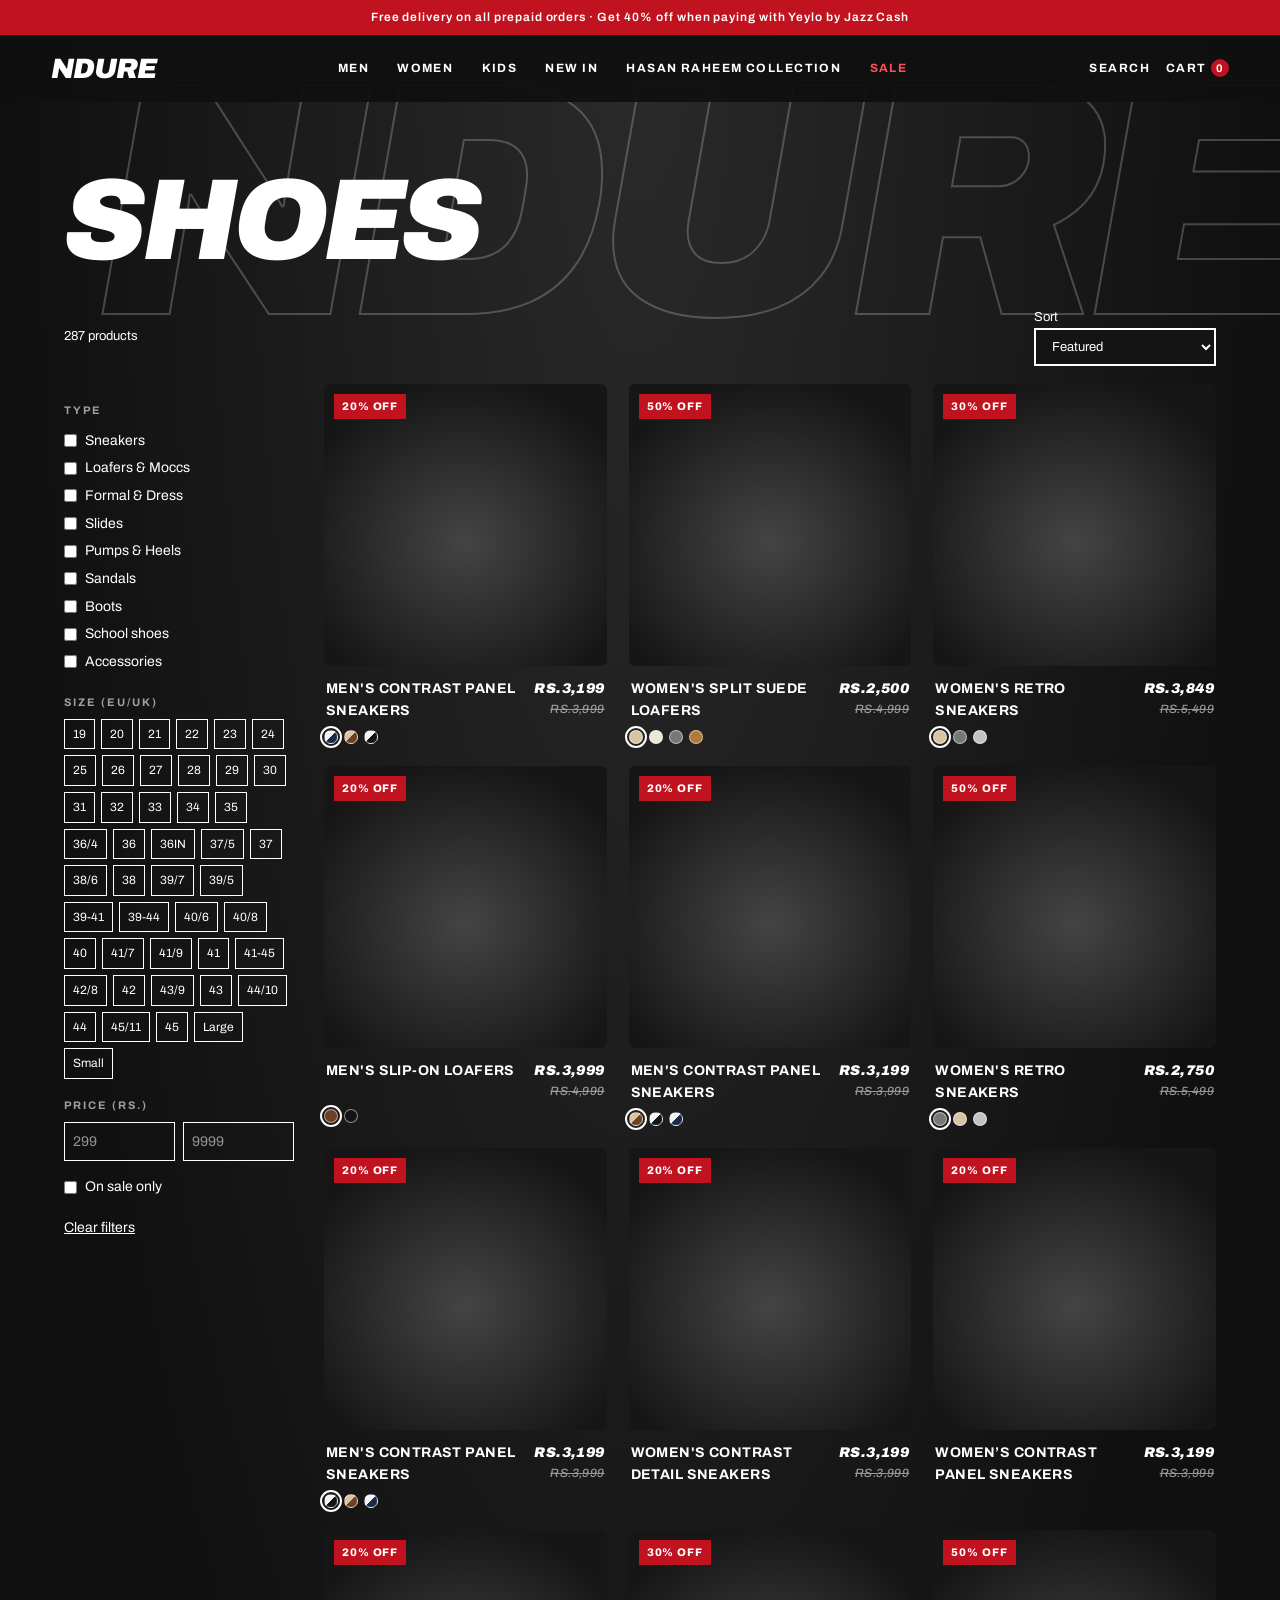
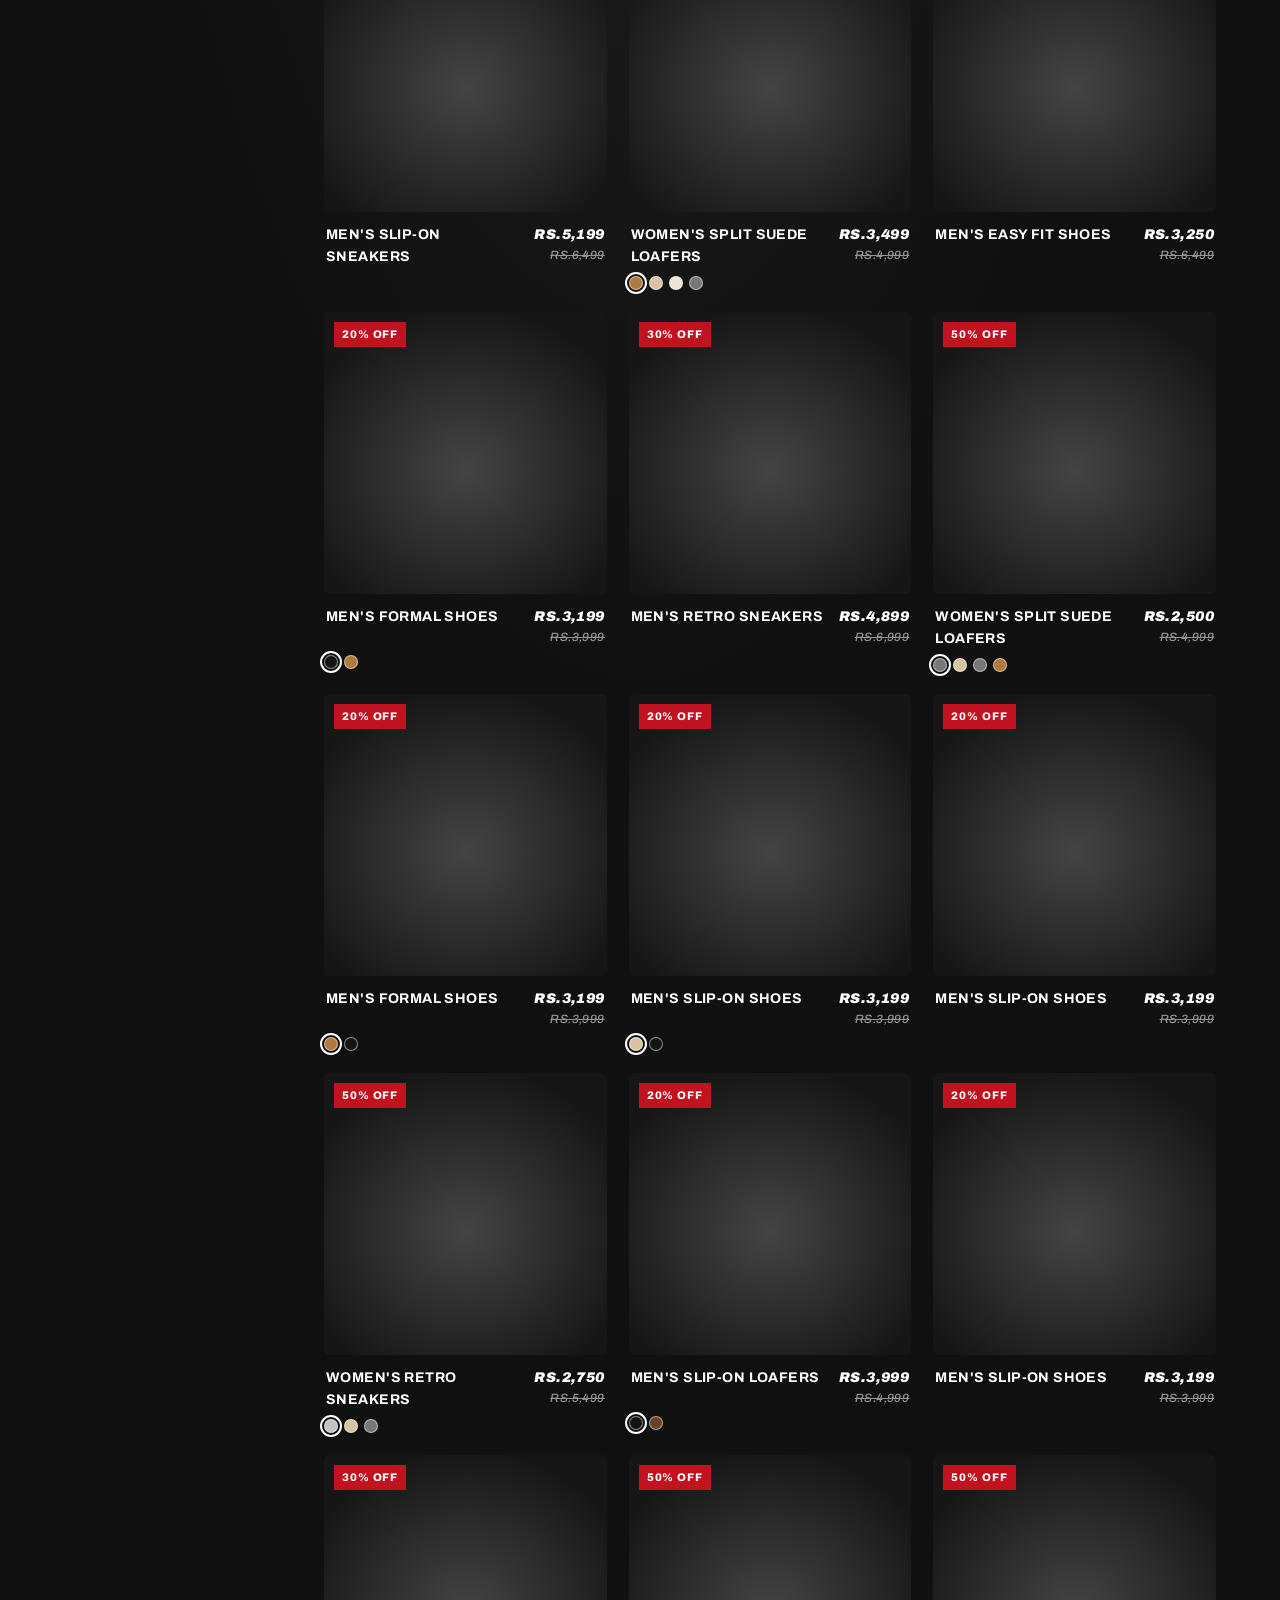
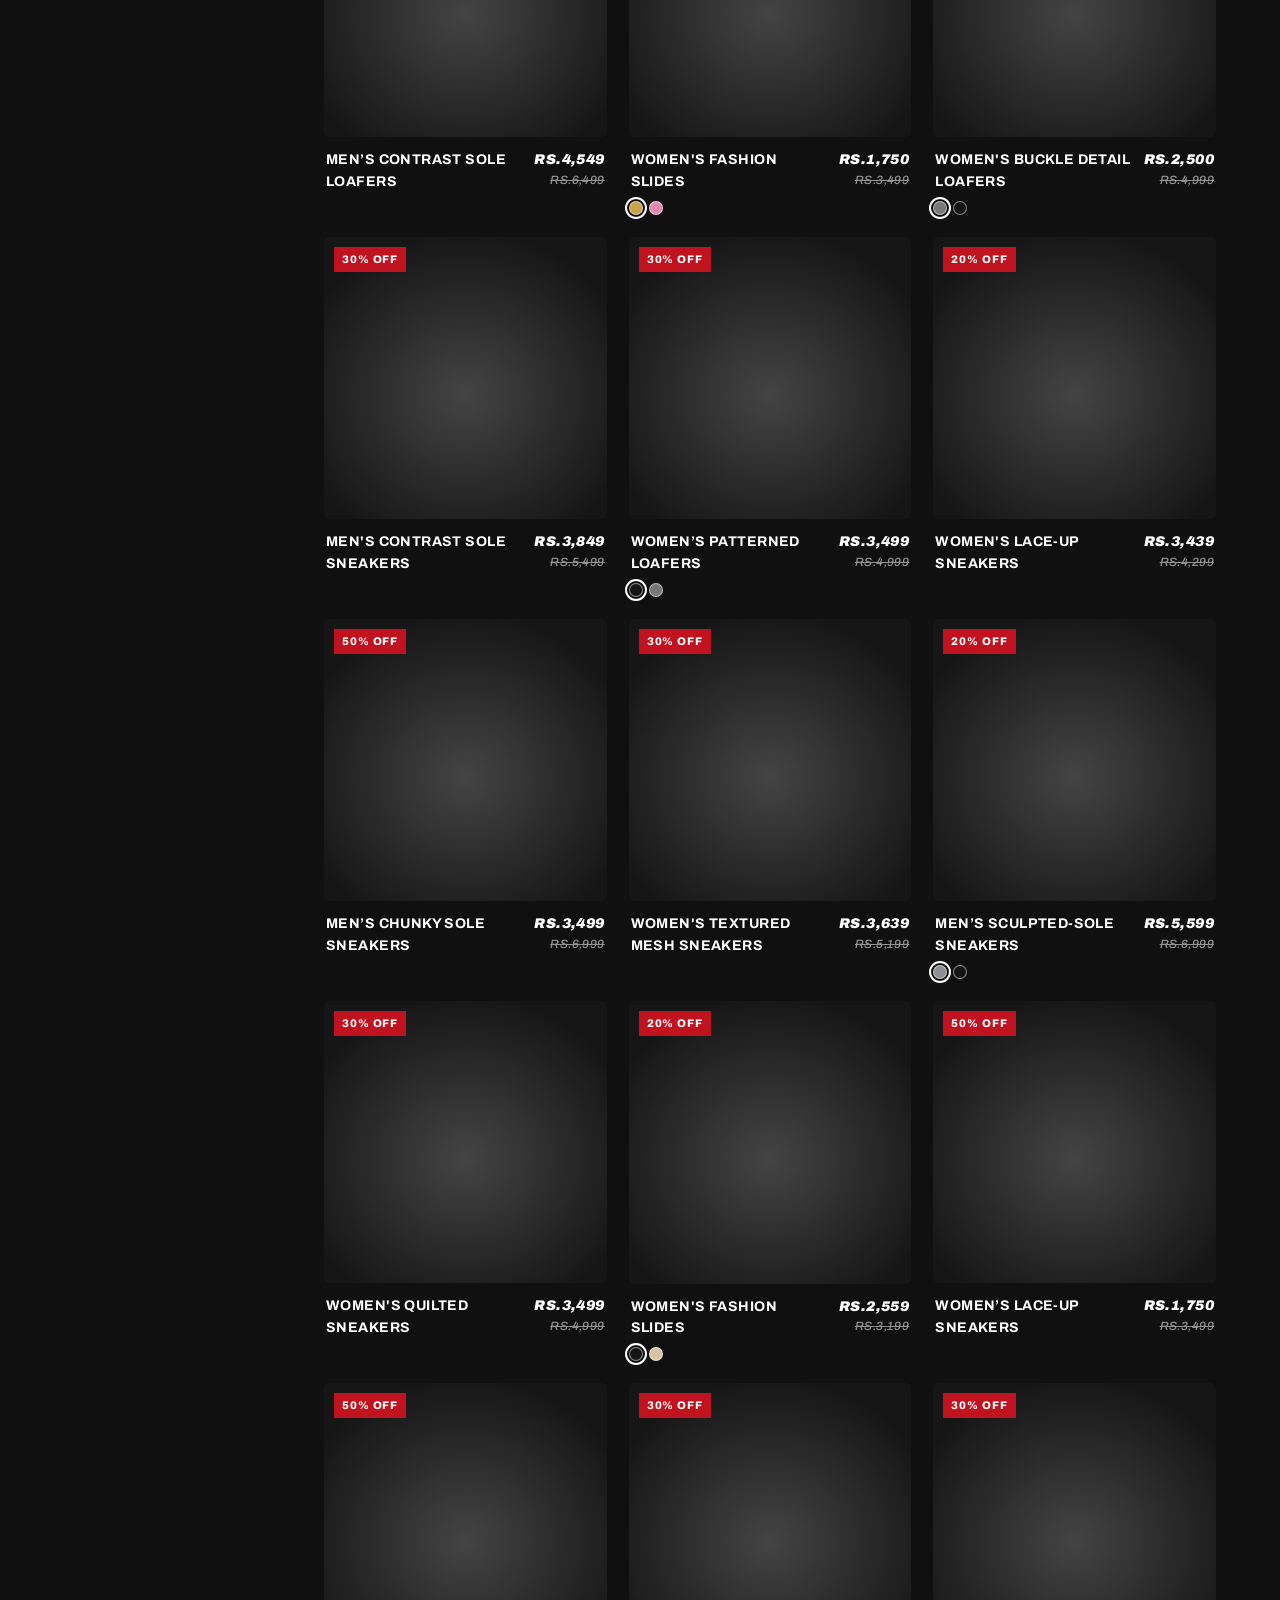
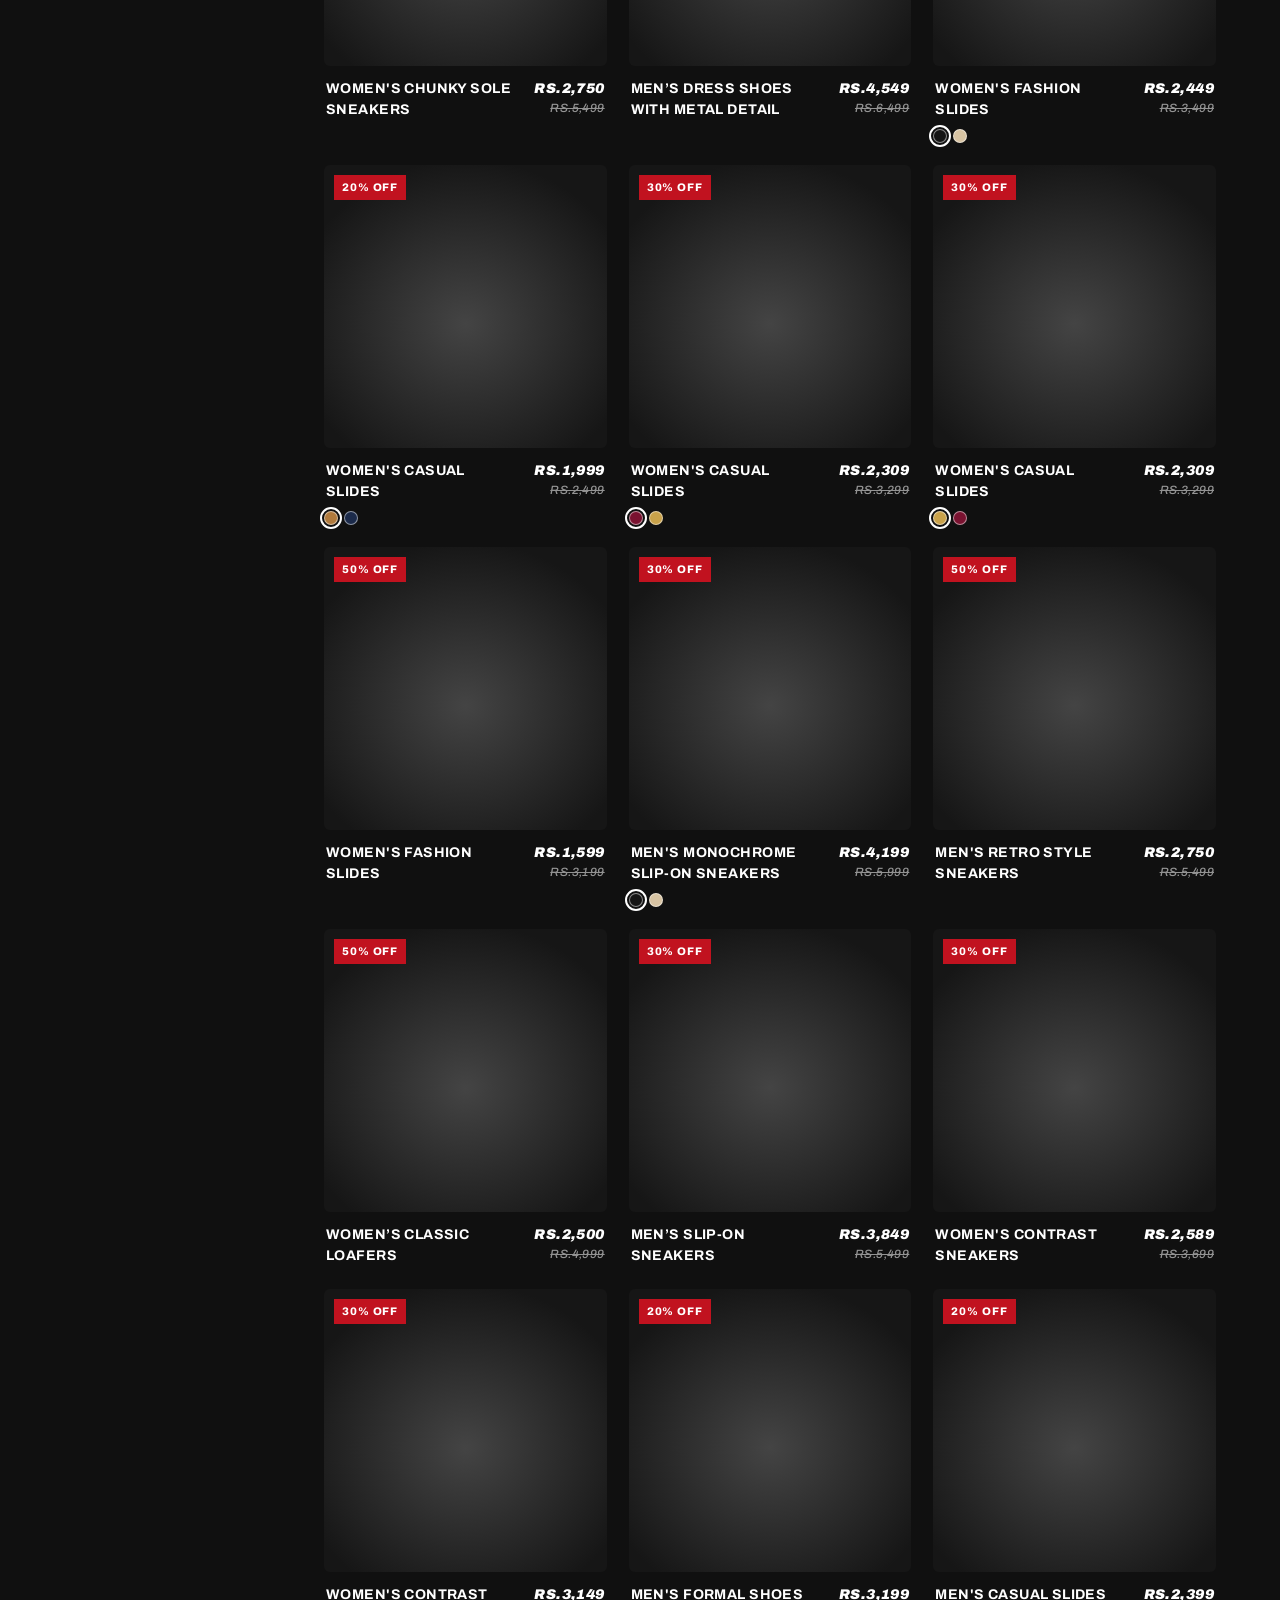
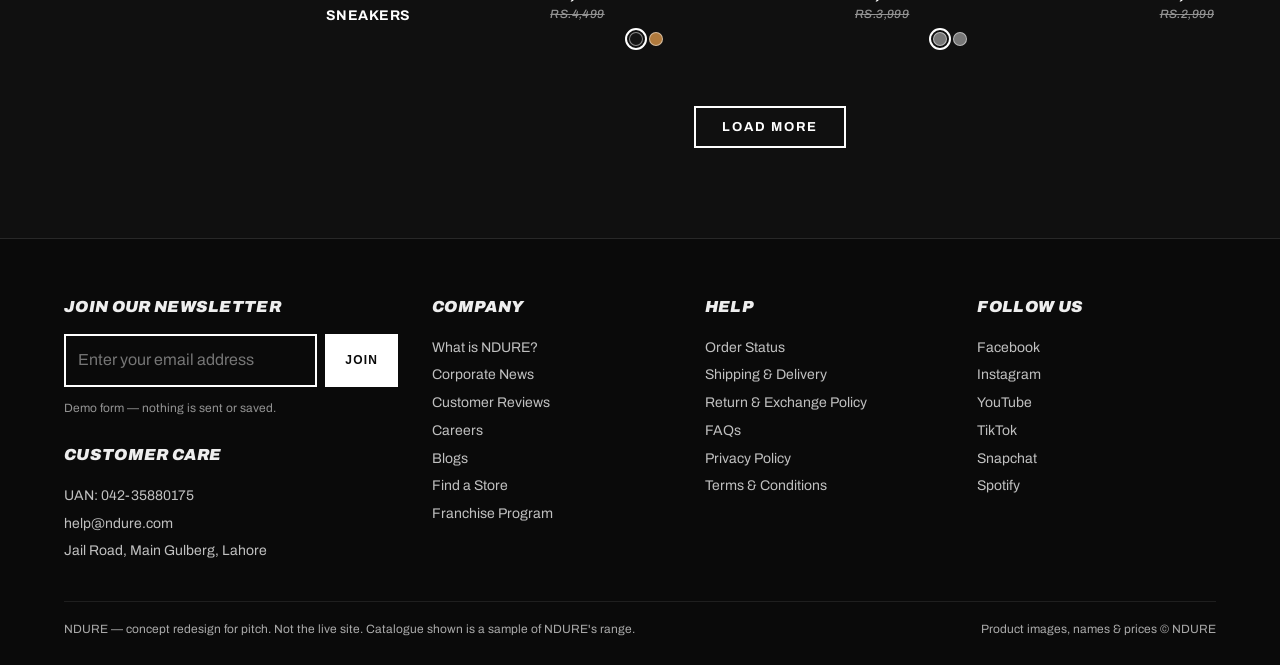
<file: collection.html>
<!doctype html>
<html lang="en"><head>
<meta charset="utf-8"><meta name="robots" content="noindex,nofollow"><meta name="viewport" content="width=device-width,initial-scale=1">
<title>Shop — NDURE</title>
<link rel="preconnect" href="https://fonts.googleapis.com"><link rel="preconnect" href="https://fonts.gstatic.com" crossorigin>
<link href="https://fonts.googleapis.com/css2?family=Archivo:ital,wght@0,400;0,600;0,700;0,800;0,900;1,800;1,900&display=swap" rel="stylesheet">
<link rel="stylesheet" href="style.css?v=5"><link rel="stylesheet" href="inner.css?v=5"><link rel="stylesheet" href="site.css?v=5">
</head><body class="inner-page">
<div id="site-header"></div>
<main class="ip">
 <div class="wm" id="wm" aria-hidden="true">NDURE</div>
 <h1 id="h1">Shoes</h1>
 <p class="lead" id="lead"></p>
 <div class="tb"><span id="cnt">…</span><span><button class="btn fbtn" id="fbtn" style="padding:8px 16px">Filters</button> <label>Sort <select id="sort"><option value="">Featured</option><option value="">Best selling</option><option value="az">Alphabetically, A-Z</option><option value="za">Alphabetically, Z-A</option><option value="lo">Price, low to high</option><option value="hi">Price, high to low</option><option value="new">Date, new to old</option><option value="old">Date, old to new</option></select></label></span></div>
 <div class="listing"><aside class="fl" id="fl"></aside><div><div class="pgrid" id="grid"></div><button class="btn more" id="more" style="display:none">Load more</button></div></div>
</main>
<div id="site-footer"></div>
<script src="site.js?v=5"></script><script src="shop.js?v=5"></script>
</body></html>
</file>
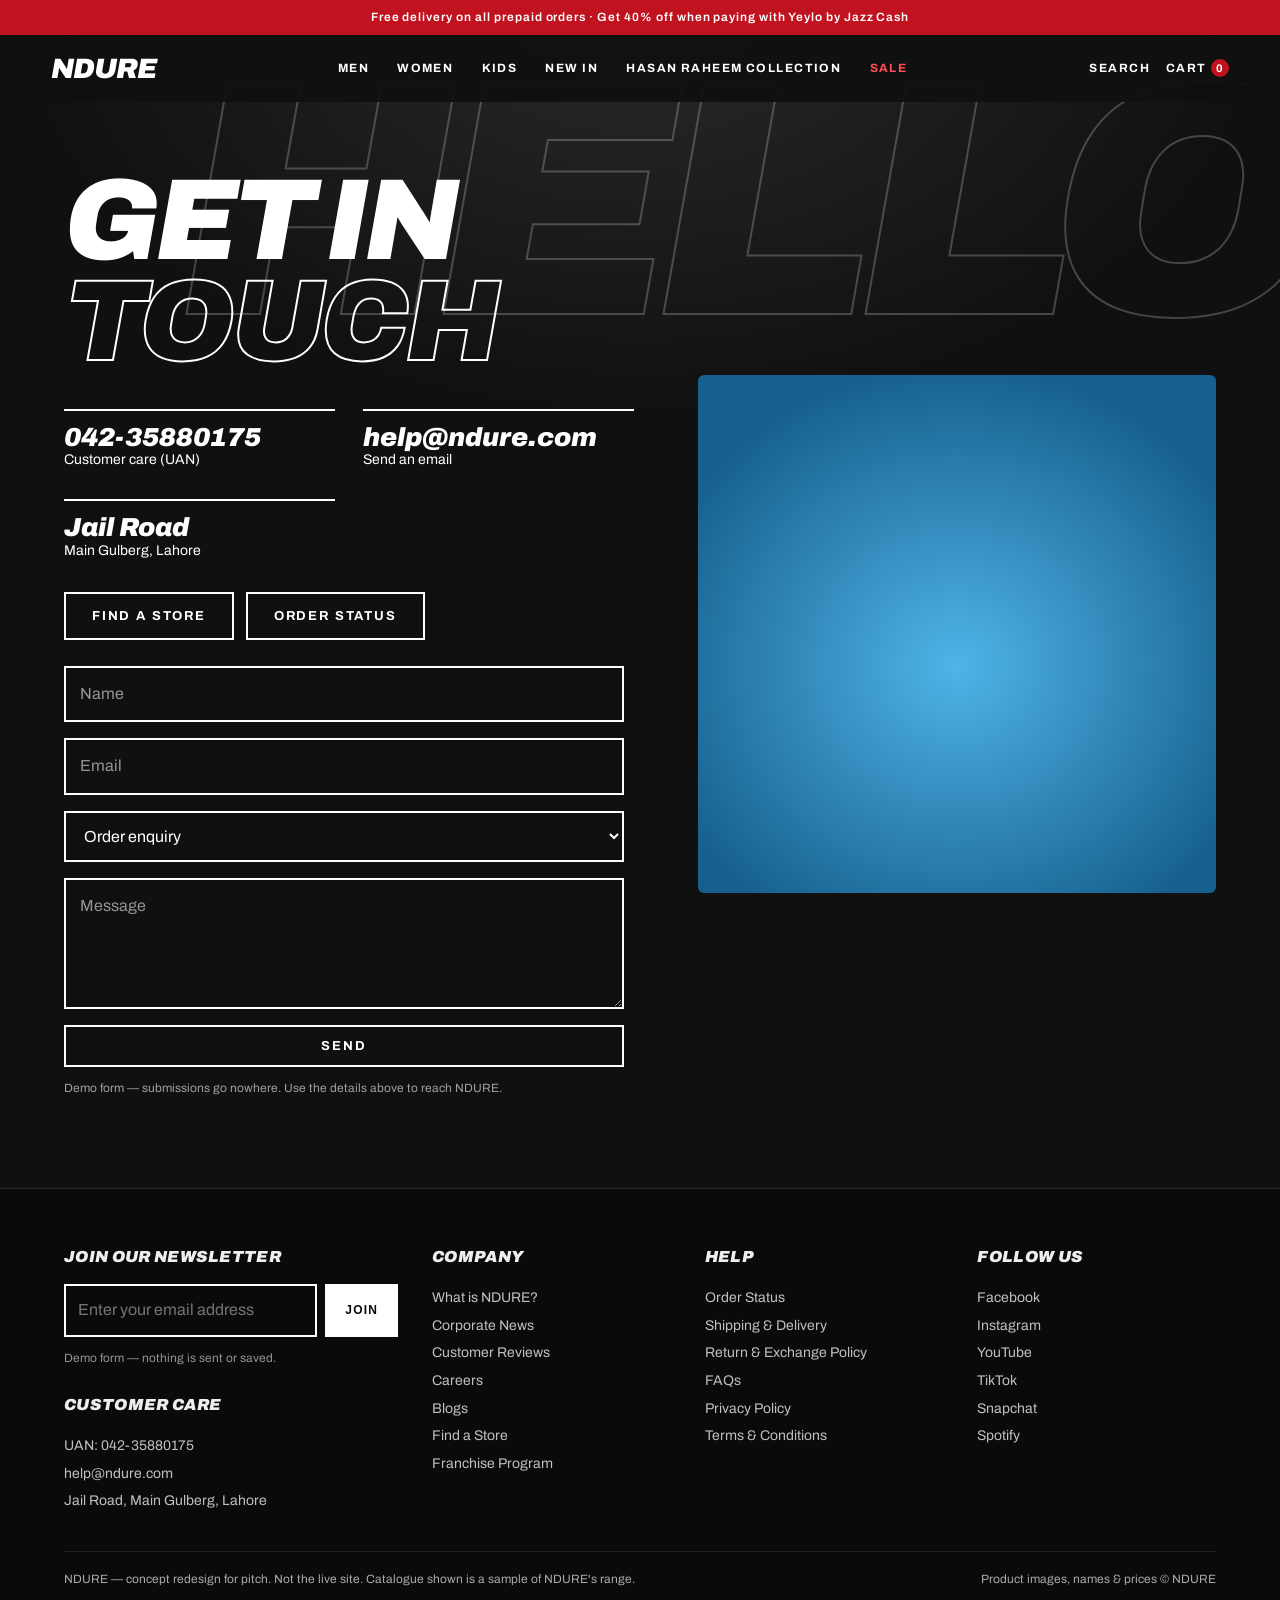
<file: contact.html>
<!doctype html>
<html lang="en"><head>
<meta charset="utf-8"><meta name="robots" content="noindex,nofollow"><meta name="viewport" content="width=device-width,initial-scale=1">
<title>Contact — NDURE</title>
<link rel="preconnect" href="https://fonts.googleapis.com"><link rel="preconnect" href="https://fonts.gstatic.com" crossorigin>
<link href="https://fonts.googleapis.com/css2?family=Archivo:ital,wght@0,400;0,600;0,700;0,800;0,900;1,800;1,900&display=swap" rel="stylesheet">
<link rel="stylesheet" href="style.css?v=5"><link rel="stylesheet" href="inner.css?v=5"><link rel="stylesheet" href="site.css?v=5">
</head><body class="inner-page">
<div id="site-header"></div>
<main class="ip">
 <div class="wm" aria-hidden="true">HELLO</div>
 <div class="two">
  <div>
   <h1>Get in<br><em>touch</em></h1>
   <div class="stats" style="margin:0 0 30px">
    <div class="stat"><b style="font-size:26px;letter-spacing:0">042-35880175</b>Customer care (UAN)</div>
    <div class="stat"><b style="font-size:26px;letter-spacing:0">help@ndure.com</b>Send an email</div>
    <div class="stat"><b style="font-size:26px;letter-spacing:0">Jail Road</b>Main Gulberg, Lahore</div>
   </div>
   <p style="margin-bottom:26px;display:flex;gap:12px;flex-wrap:wrap"><a class="btn" href="https://www.ndure.com/pages/find-a-store" target="_blank" rel="noopener">Find a store</a><a class="btn" href="https://www.ndure.com/pages/order-status" target="_blank" rel="noopener">Order status</a></p>
   <form onsubmit="event.preventDefault();this.querySelector('button').textContent='Demo only — not sent'">
    <input placeholder="Name" required aria-label="Name"><input type="email" placeholder="Email" required aria-label="Email">
    <select aria-label="Topic"><option>Order enquiry</option><option>Sizing help</option><option>Returns &amp; exchange</option><option>Franchise program</option></select>
    <textarea rows="4" placeholder="Message" aria-label="Message"></textarea><button class="btn">Send</button>
   </form>
   <p class="note">Demo form — submissions go nowhere. Use the details above to reach NDURE.</p>
  </div>
  <div class="tile bigtile" style="--tb:#16608f;--tg:#4fb4e6" data-f="5_9ba86217-02d8-4232-bae9-d2126df79e72.jpg" data-alt="Women's mesh slip-on sneaker in blue" data-w="900"></div>
 </div>
</main>
<div id="site-footer"></div>
<script src="site.js?v=5"></script><script>NS.watchAll(document)</script>
</body></html>
</file>
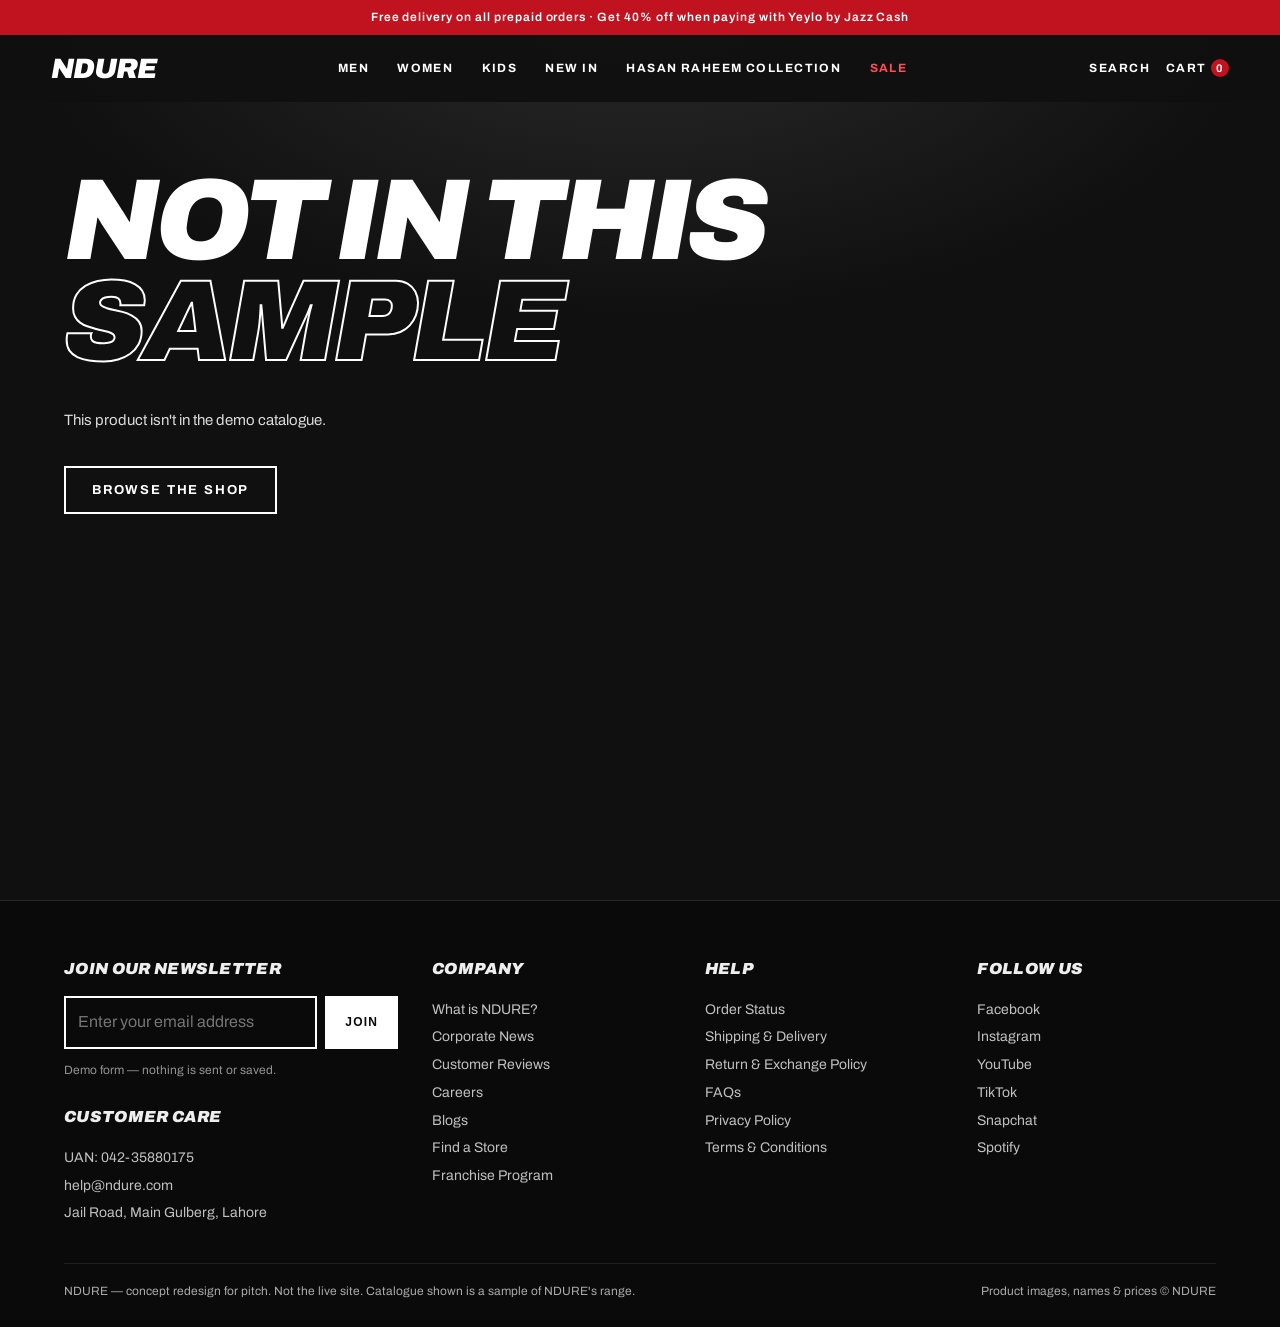
<file: product.html>
<!doctype html>
<html lang="en"><head>
<meta charset="utf-8"><meta name="robots" content="noindex,nofollow"><meta name="viewport" content="width=device-width,initial-scale=1">
<title>Product — NDURE</title>
<link rel="preconnect" href="https://fonts.googleapis.com"><link rel="preconnect" href="https://fonts.gstatic.com" crossorigin>
<link href="https://fonts.googleapis.com/css2?family=Archivo:ital,wght@0,400;0,600;0,700;0,800;0,900;1,800;1,900&display=swap" rel="stylesheet">
<link rel="stylesheet" href="style.css?v=5"><link rel="stylesheet" href="inner.css?v=5"><link rel="stylesheet" href="site.css?v=5">
</head><body class="inner-page">
<div id="site-header"></div>
<main class="ip" id="pdp"><p>Loading…</p></main>
<div id="site-footer"></div>
<script src="site.js?v=5"></script><script src="product.js?v=5"></script>
</body></html>
</file>
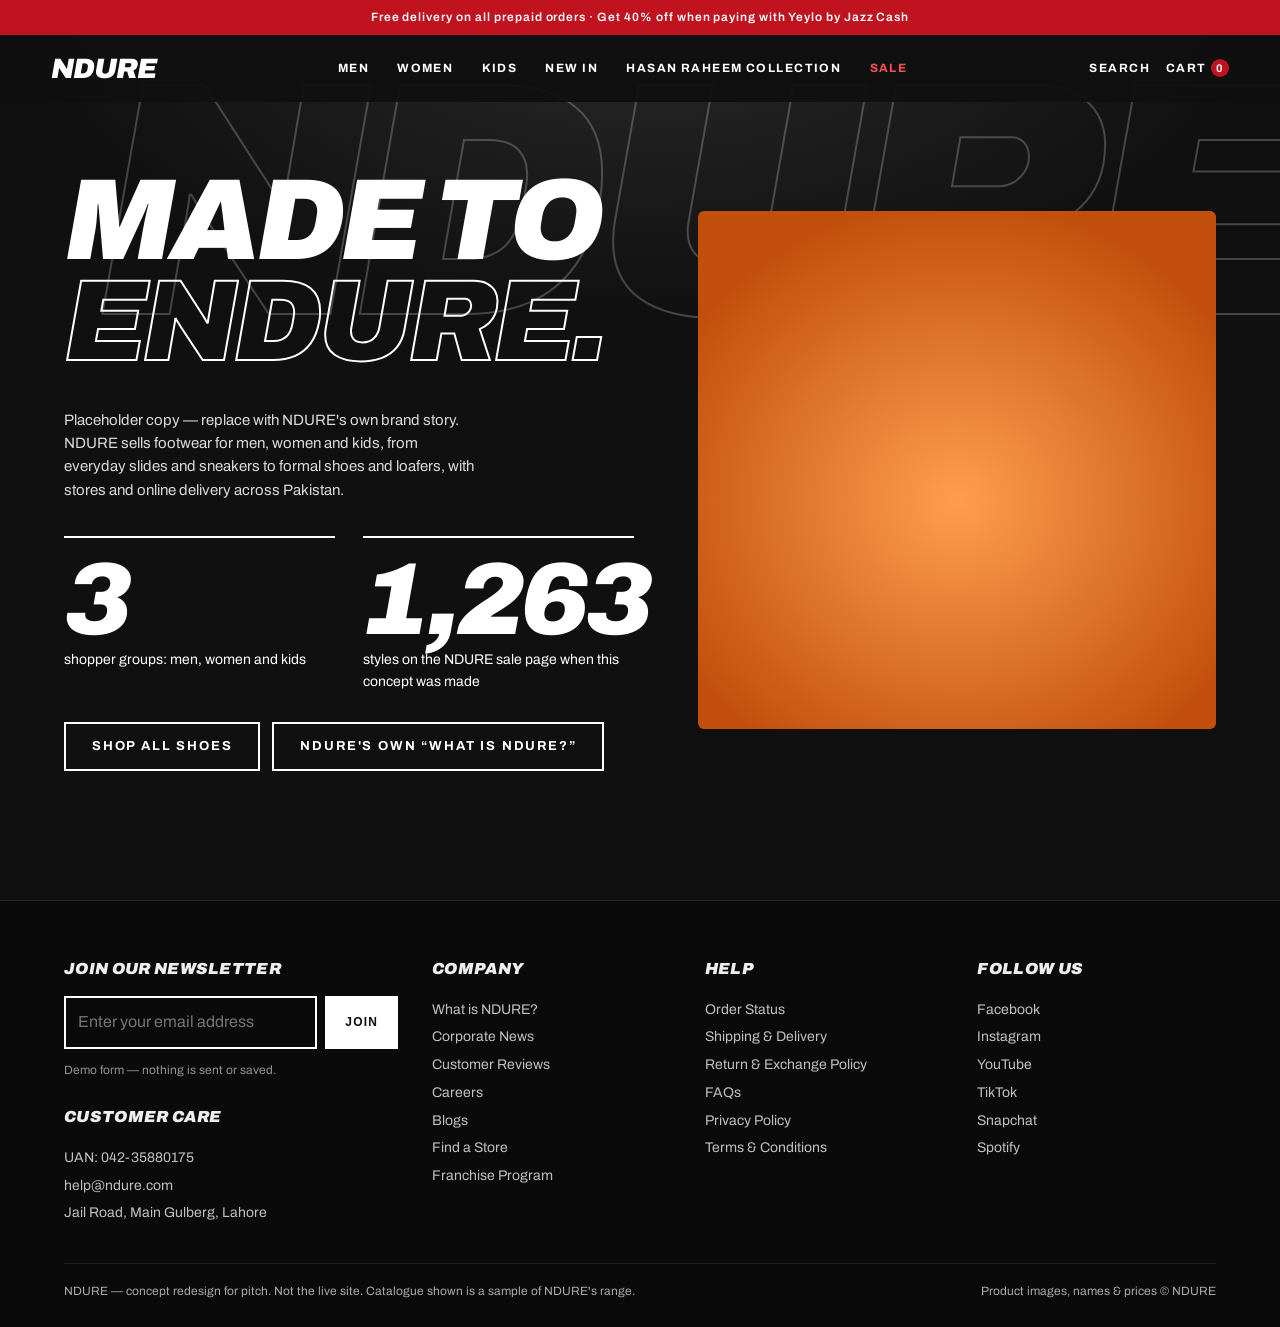
<file: story.html>
<!doctype html>
<html lang="en"><head>
<meta charset="utf-8"><meta name="robots" content="noindex,nofollow"><meta name="viewport" content="width=device-width,initial-scale=1">
<title>What is NDURE? — NDURE</title>
<link rel="preconnect" href="https://fonts.googleapis.com"><link rel="preconnect" href="https://fonts.gstatic.com" crossorigin>
<link href="https://fonts.googleapis.com/css2?family=Archivo:ital,wght@0,400;0,600;0,700;0,800;0,900;1,800;1,900&display=swap" rel="stylesheet">
<link rel="stylesheet" href="style.css?v=5"><link rel="stylesheet" href="inner.css?v=5"><link rel="stylesheet" href="site.css?v=5">
</head><body class="inner-page">
<div id="site-header"></div>
<main class="ip">
 <div class="wm" aria-hidden="true">NDURE</div>
 <div class="two">
  <div>
   <h1>Made to<br><em>endure.</em></h1>
   <p class="lead">Placeholder copy — replace with NDURE's own brand story. NDURE sells footwear for men, women and kids, from everyday slides and sneakers to formal shoes and loafers, with stores and online delivery across Pakistan.</p>
   <div class="stats">
    <div class="stat"><b>3</b>shopper groups: men, women and kids</div>
    <div class="stat"><b>1,263</b>styles on the NDURE sale page when this concept was made</div>
   </div>
   <p style="margin-top:30px;display:flex;gap:12px;flex-wrap:wrap"><a class="btn" href="collection.html?c=all">Shop all shoes</a><a class="btn" href="https://www.ndure.com/pages/about-ndure" target="_blank" rel="noopener">NDURE's own “What is NDURE?”</a></p>
  </div>
  <div class="tile bigtile" style="--tb:#c2500c;--tg:#ff9d4d" data-f="1_b2cfb9fc-b024-4e6b-acb9-311df4c6ad84.jpg" data-alt="Men's leather loafer in camel" data-w="900"></div>
 </div>
</main>
<div id="site-footer"></div>
<script src="site.js?v=5"></script><script>NS.watchAll(document)</script>
</body></html>
</file>
<file: style.css>
:root{--bg:#e8d9c4;--fg:#15120e;--accent:#8a5a2b;--line:rgba(21,18,14,.18)}
[data-theme=maroon]{--bg:#ecc9ce;--accent:#7b1230}
[data-theme=camel]{--bg:#e6d2b0;--accent:#a86a1c}
[data-theme=teal]{--bg:#c6e3e8;--accent:#0b6f86}
*{box-sizing:border-box;margin:0;padding:0}
html{scroll-behavior:smooth}
body{background:var(--bg);color:var(--fg);font:400 16px/1.55 "Archivo",system-ui,sans-serif;transition:background .7s ease;overflow-x:hidden}
a{color:inherit;text-decoration:none}
img{max-width:100%;display:block}
.wrap{padding:0 clamp(16px,4vw,56px)}
.nav{position:fixed;inset:0 0 auto 0;z-index:50;display:flex;justify-content:space-between;align-items:center;padding:16px clamp(16px,4vw,56px)}
.logo{font-weight:900;font-style:italic;font-size:28px;letter-spacing:-.04em}
.nav nav{display:flex;gap:clamp(14px,3vw,36px);font-size:13px;letter-spacing:.12em;text-transform:uppercase;font-weight:600}
.nav nav a{position:relative}
.nav nav a::after{content:"";position:absolute;left:0;bottom:-4px;height:2px;width:0;background:currentColor;transition:width .3s}
.nav nav a:hover::after,.nav nav a[aria-current]::after{width:100%}
.shoe{mix-blend-mode:multiply;filter:brightness(1.05)}
.hero{background:var(--bg);transition:background .7s ease;min-height:100svh;display:grid;place-items:center;position:relative;padding:110px 0 60px;text-align:center;overflow:hidden}
.hero h1{font-weight:900;font-style:italic;font-size:clamp(64px,19vw,300px);line-height:.85;letter-spacing:-.05em;position:absolute;left:0;right:0;top:50%;transform:translateY(-62%);color:transparent;-webkit-text-stroke:2px var(--fg);opacity:.9;pointer-events:none;white-space:nowrap}
.hero .shoe{position:relative;width:min(78vw,820px);animation:float 6s ease-in-out infinite}
.hero p{position:absolute;bottom:34px;left:0;right:0;font-size:13px;letter-spacing:.18em;text-transform:uppercase}
@keyframes float{50%{transform:translateY(-16px) rotate(-1.5deg)}}
.marquee{border-block:1px solid var(--line);overflow:hidden;white-space:nowrap;padding:14px 0;font-weight:800;font-style:italic;font-size:clamp(20px,3vw,34px);text-transform:uppercase}
.marquee span{display:inline-block;padding-right:2rem;animation:slide 24s linear infinite}
@keyframes slide{to{transform:translateX(-100%)}}
.story{display:grid;grid-template-columns:1.1fr 1fr;gap:clamp(20px,4vw,64px);position:relative}
.stage{position:sticky;top:0;height:100svh;display:grid;place-items:center;background:var(--bg);transition:background .7s ease;overflow:hidden}
.stage .shoe{position:absolute;width:min(92%,640px);opacity:0;transform:translateY(40px) scale(.94) rotate(-6deg);transition:opacity .6s,transform .9s cubic-bezier(.2,.8,.2,1)}
.stage .shoe.on{opacity:1;transform:none}
.stage .num{position:absolute;left:0;bottom:6vh;font-weight:900;font-style:italic;font-size:clamp(80px,14vw,220px);line-height:1;color:transparent;-webkit-text-stroke:2px var(--fg);opacity:.35}
.chapters section{min-height:100svh;display:flex;flex-direction:column;justify-content:center;max-width:460px}
.chapters .in{display:flex;flex-direction:column;gap:18px}
.chapters .k{font-size:12px;letter-spacing:.2em;text-transform:uppercase;color:var(--accent);font-weight:700}
h2{font-weight:900;font-style:italic;font-size:clamp(38px,5.5vw,84px);line-height:.95;letter-spacing:-.03em;text-transform:uppercase}
.btn{display:inline-block;align-self:flex-start;border:2px solid var(--fg);padding:12px 26px;font-size:13px;letter-spacing:.14em;text-transform:uppercase;font-weight:700;transition:background .25s,color .25s;background:none;color:inherit;font-family:inherit;cursor:pointer}
.btn:hover{background:var(--fg);color:var(--bg)}
.reveal{opacity:0;transform:translateY(30px);transition:opacity .8s,transform .8s}
.reveal.in{opacity:1;transform:none}
.grid{display:grid;grid-template-columns:repeat(auto-fill,minmax(250px,1fr));gap:20px;padding-bottom:90px}
.card{background:rgba(255,255,255,.45);display:flex;flex-direction:column}
.card .ph{background:color-mix(in srgb,var(--bg) 55%,#fff);position:relative;aspect-ratio:1;overflow:hidden}
.card img{position:absolute;inset:0;width:100%;height:100%;object-fit:cover;mix-blend-mode:multiply;filter:brightness(1.05);transition:opacity .4s,transform .6s}
.card img+img{opacity:0}
.card:hover img+img{opacity:1}
.card:hover img{transform:scale(1.05)}
.card .m{padding:14px 10px 12px;display:flex;justify-content:space-between;gap:10px;font-size:14px;font-weight:600}
.card small{display:block;font-weight:400;opacity:.7}
.filters{display:flex;gap:10px;flex-wrap:wrap;margin:0 0 26px}
.filters button{font:inherit;font-size:12px;letter-spacing:.12em;text-transform:uppercase;font-weight:700;border:2px solid var(--fg);background:none;color:inherit;padding:9px 18px;cursor:pointer}
.filters button[aria-pressed=true]{background:var(--fg);color:var(--bg)}
.page{padding:150px clamp(16px,4vw,56px) 90px;min-height:100svh}
.page h1{font-weight:900;font-style:italic;font-size:clamp(48px,9vw,140px);line-height:.9;letter-spacing:-.04em;text-transform:uppercase;margin-bottom:40px}
.cols{display:grid;grid-template-columns:repeat(auto-fit,minmax(260px,1fr));gap:40px}
.stat{border-top:2px solid var(--fg);padding-top:14px}
.stat b{display:block;font-size:clamp(40px,6vw,80px);font-weight:900;font-style:italic;line-height:1}
form{display:grid;gap:16px;max-width:560px}
input,textarea,select{font:inherit;padding:14px;border:2px solid var(--fg);background:rgba(255,255,255,.5);color:inherit;width:100%}
footer{border-top:1px solid var(--line);padding:30px clamp(16px,4vw,56px);font-size:13px;display:flex;justify-content:space-between;flex-wrap:wrap;gap:10px}
.note{font-size:12px;opacity:.65;margin-top:12px}
@media(max-width:800px){
.story{grid-template-columns:1fr}
.stage{height:52svh;top:0;z-index:2;padding-top:56px}
.stage .shoe{width:min(78vw,420px)}
.stage .num{display:none}
.chapters section{min-height:100svh;max-width:none;justify-content:flex-start;padding:0}
.chapters .in{position:sticky;top:60svh;gap:12px}
.chapters section p{display:none}
.chapters h2{font-size:clamp(30px,9vw,48px)}
.nav nav{gap:12px;font-size:11px}
.logo{font-size:22px}}
@media(prefers-reduced-motion:reduce){*{animation:none!important;transition:none!important}.reveal{opacity:1;transform:none}}
/* scroll polish */
.hero .shoe{translate:0 calc(var(--hp,0)*-70px);scale:calc(1 + var(--hp,0)*.12)}
.hero h1{translate:calc(var(--hp,0)*-9vw) 0}
.hero p{opacity:calc(1 - var(--hp,0)*2.2)}
.stage .shoe{translate:calc(var(--t,.5)*-1*60px + 30px) 0;rotate:calc((var(--t,.5) - .5)*-9deg)}
.dots{position:absolute;right:0;top:50%;translate:0 -50%;display:flex;flex-direction:column;gap:12px;list-style:none}
.dots li{width:9px;height:9px;border-radius:50%;border:2px solid var(--fg);transition:background .3s,transform .3s}
.dots li.on{background:var(--fg);transform:scale(1.4)}
.chapters .in>*{opacity:.15;translate:0 24px;transition:opacity .6s,translate .7s}
.chapters section.on .in>*{opacity:1;translate:0 0}
.chapters section.on .in>*:nth-child(2){transition-delay:.08s}.chapters section.on .in>*:nth-child(3){transition-delay:.16s}.chapters section.on .in>*:nth-child(4){transition-delay:.24s}
@media(max-width:800px){.dots{display:none}.stage .shoe{translate:calc(var(--t,.5)*-1*30px + 15px) 0}}
.stage .shoe{visibility:hidden;transition:opacity .6s,transform .9s cubic-bezier(.2,.8,.2,1),visibility 0s .9s}
.stage .shoe.on{visibility:visible;transition:opacity .6s,transform .9s cubic-bezier(.2,.8,.2,1),visibility 0s}
</file>
<file: inner.css>
/* Inner pages: same dark, bold, outlined look as the home page */
body.inner-page{--bg:#101010;--glow:#2c2c2c;--fg:#fff;background:#101010;color:var(--fg)}
body.inner-page .nav{background:linear-gradient(#101010e6,#10101000)}
body.inner-page .btn{border-color:#fff}
body.inner-page .btn:hover{background:#fff;color:#101010}
.ip{position:relative;min-height:100svh;padding:140px clamp(20px,5vw,80px) 90px;background:radial-gradient(ellipse 70% 50% at 50% 0,#2a2a2a 0,#101010 70%);overflow:hidden;isolation:isolate}
.ip .wm{position:absolute;right:-2vw;top:70px;font-weight:900;font-style:italic;font-size:clamp(120px,26vw,420px);letter-spacing:-.06em;line-height:.8;color:transparent;-webkit-text-stroke:2px rgba(255,255,255,.22);white-space:nowrap;pointer-events:none;z-index:-1}
.ip h1{font-weight:900;font-style:italic;font-size:clamp(46px,9vw,150px);line-height:.88;letter-spacing:-.045em;text-transform:uppercase;margin-bottom:36px}
.ip h1 em{font-style:italic;color:transparent;-webkit-text-stroke:2px #fff}
.ip .lead{max-width:46ch;font-size:15px;opacity:.85;margin-bottom:34px}
.filters button{border-color:#fff;color:#fff}
.filters button[aria-pressed=true]{background:#fff;color:#101010}
/* product tiles */
.pgrid{display:grid;grid-template-columns:repeat(auto-fill,minmax(280px,1fr));gap:22px;padding-bottom:30px}
.pc{display:block;color:#fff}
.tile{position:relative;aspect-ratio:1;border-radius:6px;overflow:hidden;background:radial-gradient(ellipse 62% 58% at 50% 56%,var(--tg,#444) 0,var(--tb,#161616) 100%);transition:transform .5s cubic-bezier(.2,.8,.2,1)}
.tile canvas,.tile img.cut{position:absolute;inset:0;width:100%;height:100%;filter:drop-shadow(0 16px 16px rgba(0,0,0,.3));transition:transform .6s cubic-bezier(.2,.8,.2,1),opacity .5s;opacity:0}
.tile .in{opacity:1}
.pc:hover canvas,.pc:hover img.cut{transform:rotate(-7deg) scale(1.1) translateX(2%)}
.pc .m{display:flex;justify-content:space-between;gap:12px;padding:14px 2px 0;font-weight:700;font-size:14px;letter-spacing:.04em;text-transform:uppercase}
.pc small{display:block;font-weight:500;opacity:.65;letter-spacing:.1em;margin-top:2px}
.pc .pr{font-style:italic;font-weight:900;white-space:nowrap}
/* story */
.two{display:grid;grid-template-columns:1.1fr 1fr;gap:clamp(24px,5vw,80px);align-items:center}
.stats{display:grid;grid-template-columns:repeat(auto-fit,minmax(200px,1fr));gap:28px;margin-top:30px}
.stat{border-top:2px solid #fff;padding-top:14px;font-size:14px}
.stat b{display:block;font-size:clamp(54px,8vw,120px);font-weight:900;font-style:italic;line-height:.95;letter-spacing:-.04em}
.bigtile{aspect-ratio:1;border-radius:6px}
/* contact */
.ip form{max-width:560px}
.ip input,.ip textarea,.ip select{background:transparent;border:2px solid #fff;color:#fff;font:inherit;padding:14px}
.ip input::placeholder,.ip textarea::placeholder{color:#fff;opacity:.55}
.ip select option{color:#111}
.ip .note{opacity:.6}
.ip + .after{margin-top:0}
.after{background:#0a0a0a;color:#eee}
.after footer{border-color:rgba(255,255,255,.15)}
@media(max-width:800px){.two{grid-template-columns:1fr}.ip{padding-top:110px}.pgrid{grid-template-columns:repeat(2,1fr);gap:12px}.pc .m{font-size:11px;flex-direction:column;gap:2px}}
@media(max-width:420px){.pgrid{grid-template-columns:1fr}}
</file>
<file: site.css>
/* Shared shop UI: header, menus, search, cart, footer, listing, product page */
:root{--hh:96px}
body{--fg:#fff}
.ann{background:#c1121f;color:#fff;text-align:center;font-size:12px;letter-spacing:.08em;padding:8px 14px;font-weight:600;position:relative;z-index:2}
.sh{position:fixed;inset:0 0 auto 0;z-index:60;color:var(--fg);font-family:inherit}
.sh .bar{display:flex;align-items:center;justify-content:space-between;gap:16px;padding:12px clamp(16px,4vw,56px);background:linear-gradient(rgba(16,16,16,.55),rgba(16,16,16,0))}
body[data-theme=light] .sh .bar{background:linear-gradient(rgba(240,240,242,.7),rgba(240,240,242,0))}
.sh .logo{font-weight:900;font-style:italic;font-size:28px;letter-spacing:-.04em;color:inherit}
.sh nav.main{display:flex;gap:clamp(14px,2.2vw,30px);align-items:center;font-size:12px;letter-spacing:.12em;text-transform:uppercase;font-weight:700}
.sh nav.main>div{position:relative;padding:10px 0}
.sh nav.main a.top{display:block;color:inherit;position:relative}
.sh nav.main a.top::after{content:"";position:absolute;left:0;bottom:-4px;height:2px;width:0;background:currentColor;transition:width .3s}
.sh nav.main>div:hover a.top::after,.sh nav.main a[aria-current]::after{width:100%}
.sh nav.main a.hot{color:#ff4d5a}
.mega{position:absolute;left:50%;top:100%;translate:-50% 8px;min-width:420px;background:#141414;color:#fff;padding:22px 26px;border:1px solid rgba(255,255,255,.12);opacity:0;visibility:hidden;transition:opacity .2s,translate .2s;display:grid;grid-template-columns:repeat(2,minmax(150px,1fr));gap:20px 36px;text-transform:none;letter-spacing:.02em;font-weight:600;font-size:14px}
.sh nav.main>div:hover .mega,.sh nav.main>div:focus-within .mega{opacity:1;visibility:visible;translate:-50% 0}
.mega h4{font-size:11px;letter-spacing:.18em;text-transform:uppercase;opacity:.55;margin-bottom:10px;font-weight:700}
.mega a{display:block;padding:4px 0;color:#fff;opacity:.9}.mega a:hover{opacity:1;text-decoration:underline}
.sh .tools{display:flex;gap:16px;align-items:center}
.sh .tools button,.sh .burger{background:none;border:0;color:inherit;font:inherit;font-size:12px;letter-spacing:.12em;text-transform:uppercase;font-weight:700;cursor:pointer;padding:6px 0}
.sh .count{display:inline-block;min-width:18px;height:18px;border-radius:9px;background:#c1121f;color:#fff;font-size:11px;line-height:18px;text-align:center;margin-left:4px}
.sh .burger{display:none}
.panel{position:fixed;inset:0;z-index:90;background:rgba(0,0,0,.6);opacity:0;visibility:hidden;transition:opacity .25s}
.panel.open{opacity:1;visibility:visible}
.panel .box{position:absolute;top:0;right:0;height:100%;width:min(440px,100%);background:#141414;color:#fff;padding:26px;display:flex;flex-direction:column;gap:14px;translate:100% 0;transition:translate .3s cubic-bezier(.2,.8,.2,1);overflow:auto}
.panel.open .box{translate:0 0}
.panel h3{font-weight:900;font-style:italic;text-transform:uppercase;font-size:26px;letter-spacing:-.02em}
.panel .x{position:absolute;top:14px;right:18px;background:none;border:0;color:#fff;font-size:26px;cursor:pointer}
.srch input{width:100%;font:inherit;padding:14px;background:transparent;border:2px solid #fff;color:#fff}
.res a{display:flex;gap:12px;align-items:center;padding:8px 0;border-bottom:1px solid rgba(255,255,255,.1);color:#fff;font-size:14px}
.res img{width:56px;height:56px;object-fit:cover;background:#2a2a2a}
.res small{opacity:.65;display:block}
.line{display:flex;gap:12px;padding:12px 0;border-bottom:1px solid rgba(255,255,255,.1);font-size:14px}
.line img{width:72px;height:72px;object-fit:cover;background:#2a2a2a}
.line .q{display:flex;gap:8px;align-items:center;margin-top:6px}
.line .q button{width:26px;height:26px;border:1px solid #fff;background:none;color:#fff;cursor:pointer}
.line .rm{margin-left:auto;background:none;border:0;color:#fff;opacity:.6;cursor:pointer;font-size:12px;text-decoration:underline}
.tot{display:flex;justify-content:space-between;font-weight:800;font-size:18px;margin-top:auto;padding-top:12px}
.note2{font-size:12px;opacity:.6}
.ft{background:#0a0a0a;color:#eee;padding:56px clamp(20px,5vw,80px) 26px;border-top:1px solid rgba(255,255,255,.12)}
.ft .cols{display:grid;grid-template-columns:1.4fr 1fr 1fr 1fr;gap:34px}
.ft h4{font-weight:900;font-style:italic;text-transform:uppercase;font-size:16px;margin-bottom:14px;letter-spacing:.02em}
.ft a{display:block;padding:3px 0;opacity:.8;font-size:14px;color:#eee}.ft a:hover{opacity:1;text-decoration:underline}
.ft form{display:flex;gap:8px;margin-top:10px}.ft form input{flex:1;background:transparent;border:2px solid #fff;color:#fff;padding:12px;font:inherit;min-width:0}
.ft form button{border:2px solid #fff;background:#fff;color:#0a0a0a;font-weight:800;padding:0 18px;cursor:pointer;text-transform:uppercase;font-size:12px;letter-spacing:.1em}
.ft .legal{margin-top:36px;padding-top:18px;border-top:1px solid rgba(255,255,255,.12);display:flex;justify-content:space-between;flex-wrap:wrap;gap:8px;font-size:12px;opacity:.7}
/* cards */
.pc{display:block;color:#fff;position:relative}
.pc .badge,.badge{position:absolute;top:10px;left:10px;z-index:3;background:#c1121f;color:#fff;font-size:11px;font-weight:800;letter-spacing:.08em;padding:4px 8px}
.pc .m{display:flex;justify-content:space-between;gap:12px;padding:12px 2px 0;font-weight:700;font-size:14px;letter-spacing:.03em;text-transform:uppercase}
.pc .prices{text-align:right;white-space:nowrap;font-style:italic;font-weight:900}
.pc .prices s{display:block;opacity:.55;font-weight:500;font-size:12px}
.pc .sw{display:flex;gap:6px;margin-top:8px}
.sw i{width:14px;height:14px;border-radius:50%;border:1px solid rgba(255,255,255,.5);display:block}
.sw i.cur{outline:2px solid #fff;outline-offset:2px}
.tile{position:relative;aspect-ratio:1;border-radius:6px;overflow:hidden;background:radial-gradient(ellipse 62% 58% at 50% 56%,var(--tg,#444) 0,var(--tb,#161616) 100%);transition:background .6s}
.tile canvas,.tile img.cut{position:absolute;inset:0;width:100%;height:100%;filter:drop-shadow(0 16px 16px rgba(0,0,0,.3));transition:transform .6s cubic-bezier(.2,.8,.2,1),opacity .5s;opacity:0}
.tile img.plain{object-fit:contain;background:#e9e9ec;filter:none}
.tile .in{opacity:1}
.pc:hover .tile canvas,.pc:hover .tile img.cut{transform:rotate(-7deg) scale(1.1) translateX(2%)}
/* listing */
.listing{display:grid;grid-template-columns:230px 1fr;gap:30px;align-items:start}
.fl{position:sticky;top:130px;font-size:14px}
.fl h5{font-size:11px;letter-spacing:.18em;text-transform:uppercase;opacity:.6;margin:18px 0 8px;font-weight:700}
.fl label{display:flex;gap:8px;align-items:center;padding:3px 0;cursor:pointer}
.fl .sizes{display:flex;flex-wrap:wrap;gap:6px}
.fl .sizes label{border:1px solid #fff;padding:5px 8px;font-size:12px}
.fl .sizes input{display:none}.fl .sizes label:has(input:checked){background:#fff;color:#111}
.fl .pr{display:flex;gap:8px}.fl .pr input{width:100%;min-width:0;background:transparent;border:1px solid #fff;color:#fff;padding:8px;font:inherit}
.fl .clr{margin-top:16px;background:none;border:0;color:#fff;text-decoration:underline;cursor:pointer;padding:0;font:inherit}
.tb{display:flex;justify-content:space-between;align-items:center;gap:12px;flex-wrap:wrap;margin-bottom:18px;font-size:13px}
.tb select{background:#141414;color:#fff;border:2px solid #fff;padding:9px 12px;font:inherit}
.fbtn{display:none}
.more{display:block;margin:30px auto 0}
/* product */
.pdp{display:grid;grid-template-columns:1.15fr 1fr;gap:clamp(24px,4vw,64px);align-items:start}
.gal .tile{aspect-ratio:1}
.thumbs{display:flex;gap:10px;margin-top:10px;overflow:auto}
.thumbs button{flex:none;width:72px;height:72px;border:2px solid transparent;padding:0;background:#222;cursor:pointer}
.thumbs button.on{border-color:#fff}.thumbs img{width:100%;height:100%;object-fit:cover;display:block}
.crumbs{font-size:12px;letter-spacing:.1em;text-transform:uppercase;opacity:.65;margin-bottom:14px}.crumbs a{color:#fff}
.pdp h1{font-size:clamp(30px,4vw,56px);margin-bottom:8px;line-height:.95}
.sku{font-size:12px;opacity:.6;letter-spacing:.08em}
.price{font-size:30px;font-weight:900;font-style:italic;margin:14px 0}
.price s{opacity:.5;font-size:18px;font-weight:500;margin-left:10px}
.price .off{background:#c1121f;font-size:12px;font-style:normal;padding:4px 8px;margin-left:10px;vertical-align:middle;letter-spacing:.08em}
.sizes2{display:flex;flex-wrap:wrap;gap:8px;margin:8px 0 6px}
.sizes2 button{border:2px solid #fff;background:none;color:#fff;padding:10px 14px;font:inherit;font-weight:700;cursor:pointer;min-width:62px}
.sizes2 button.on{background:#fff;color:#111}
.sizes2 button:disabled{opacity:.3;text-decoration:line-through;cursor:not-allowed}
.link{background:none;border:0;color:#fff;text-decoration:underline;cursor:pointer;font:inherit;font-size:13px;padding:0}
.box2{border:1px solid rgba(255,255,255,.25);padding:14px 16px;margin:14px 0;font-size:14px}
.box2 b{font-style:italic}
.pdp .btn.full{width:100%;text-align:center;margin:10px 0;background:#fff;color:#111}
.pdp .btn.full:hover{background:transparent;color:#fff}
.err{color:#ff7a84;font-size:13px;min-height:1.2em}
.spec{list-style:none;margin:10px 0 0}.spec li{padding:7px 0;border-bottom:1px solid rgba(255,255,255,.12);font-size:14px}
.sec{margin-top:60px}.sec h2{font-weight:900;font-style:italic;text-transform:uppercase;font-size:clamp(28px,4vw,52px);letter-spacing:-.03em;margin-bottom:20px}
.mini{display:grid;grid-template-columns:repeat(auto-fill,minmax(210px,1fr));gap:18px}
.sg{width:100%;border-collapse:collapse;font-size:14px}.sg td,.sg th{border-bottom:1px solid rgba(255,255,255,.15);padding:8px;text-align:left}
/* home extras */
.band{position:relative;background:#101010;color:#fff;padding:90px clamp(20px,5vw,80px);overflow:hidden;isolation:isolate}
.band .wm2{position:absolute;left:-1vw;top:20px;font-weight:900;font-style:italic;font-size:clamp(90px,18vw,300px);letter-spacing:-.06em;line-height:.8;color:transparent;-webkit-text-stroke:2px rgba(255,255,255,.2);white-space:nowrap;z-index:-1}
.band h2{font-weight:900;font-style:italic;font-size:clamp(40px,7vw,110px);line-height:.9;letter-spacing:-.045em;text-transform:uppercase;margin-bottom:14px}
.band h2 em{color:transparent;-webkit-text-stroke:2px #fff}
.band .sub{max-width:52ch;margin-bottom:26px;opacity:.85}
.band .mini{margin:30px 0}
.band.alt{background:#c1121f}
.band .btn{border-color:#fff;color:#fff}
.band .btn:hover{background:#fff;color:#101010}
.cats{display:grid;grid-template-columns:repeat(3,1fr);gap:18px;margin-top:30px}
.cats a{display:block;color:#fff}.cats .lab{display:flex;justify-content:space-between;padding:12px 2px;font-weight:900;font-style:italic;text-transform:uppercase;font-size:clamp(20px,3vw,40px)}
@media(max-width:900px){
 .sh nav.main{position:fixed;inset:0 0 0 auto;width:min(360px,88vw);background:#141414;color:#fff;flex-direction:column;align-items:stretch;padding:70px 22px 24px;gap:0;translate:100% 0;transition:translate .3s;overflow:auto;z-index:95;font-size:14px}
 .sh nav.main.open{translate:0 0}
 .sh nav.main>div{border-bottom:1px solid rgba(255,255,255,.12);padding:14px 0}
 .mega{position:static;translate:none;opacity:1;visibility:visible;min-width:0;border:0;padding:10px 0 0;background:none;grid-template-columns:1fr;display:none}
 .sh nav.main>div.exp .mega{display:grid}
 .sh .burger{display:block}
 .sh .tools .lbl{display:none}
 .listing{grid-template-columns:1fr}.fl{position:static;display:none}.fl.open{display:block}.fbtn{display:inline-block}
 .pdp{grid-template-columns:1fr}
 .ft .cols{grid-template-columns:1fr 1fr}
 .cats{grid-template-columns:1fr}
}
@media(max-width:520px){.ft .cols{grid-template-columns:1fr}}
.ip{padding-top:170px}
.ip .tile.bigtile{border-radius:6px}
.mini .pc .m{font-size:12px}
@media(max-width:900px){.ip{padding-top:150px}}
.fl input[type=checkbox]{width:auto;padding:0;border:0;background:none;accent-color:#fff;flex:none;margin:0}
.fl .sizes input{display:none}
.sh .lbl2{display:none;font-size:18px}
@media(max-width:900px){.sh .lbl2{display:inline}}
body.inner-page .sh .bar{background:rgba(16,16,16,.95)}
.sh.solid{color:#fff}.sh.solid .bar{background:rgba(16,16,16,.95)}
</file>
